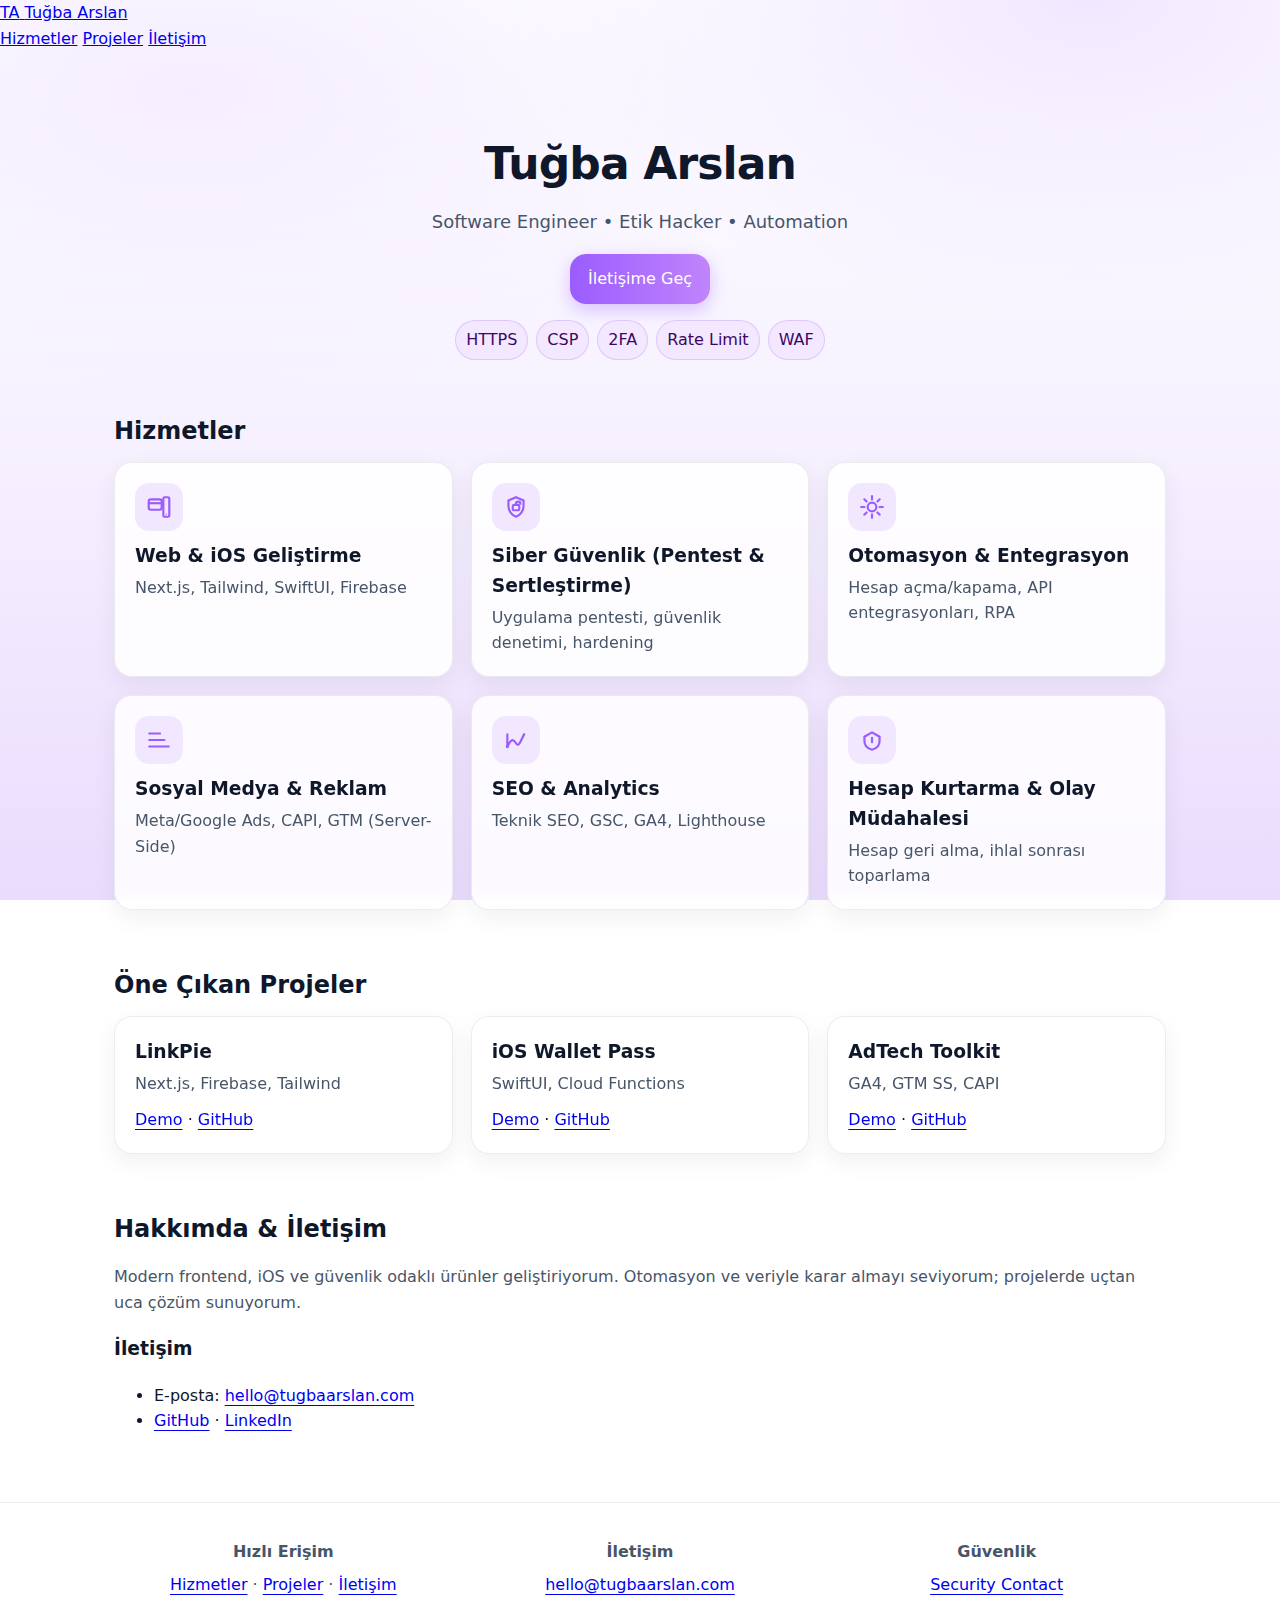
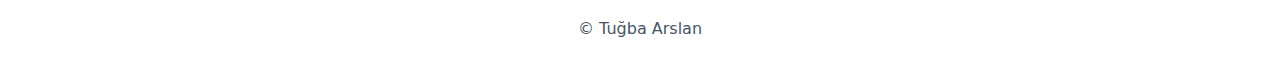
<file: index.html>
<!doctype html>
<html lang="tr">
<head>
  <meta charset="utf-8" />
  <meta name="viewport" content="width=device-width, initial-scale=1" />

  <title>Tuğba Arslan — Software Engineer</title>
  <meta name="description" content="Web & iOS geliştirme, siber güvenlik ve otomasyon çözümleri. Meta/Google reklam entegrasyonları, SEO ve hesap kurtarma.">
  <meta name="theme-color" content="#6E31FF" />

  <!-- Canonical -->
  <link rel="canonical" href="https://tugba-site-static.vercel.app/">

  <!-- Güvenlik (ek olarak vercel.json'da header'lar var) -->
  <meta name="referrer" content="strict-origin-when-cross-origin">
  <meta http-equiv="Content-Security-Policy" content="default-src 'self'; img-src 'self' data:; style-src 'self' 'unsafe-inline'; script-src 'self'; font-src 'self'; base-uri 'self'; form-action 'self'; object-src 'none'; frame-ancestors 'none'; upgrade-insecure-requests">

  <!-- Open Graph / Twitter -->
  <meta property="og:type" content="website">
  <meta property="og:title" content="Tuğba Arslan — Software Engineer">
  <meta property="og:description" content="Web & iOS geliştirme, siber güvenlik ve otomasyon çözümleri.">
  <meta property="og:url" content="https://tugba-site-static.vercel.app/">
  <meta property="og:image" content="https://tugba-site-static.vercel.app/og-image.png">
  <meta property="og:image:width" content="1200">
  <meta property="og:image:height" content="630">
  <meta name="twitter:card" content="summary_large_image">
  <meta name="twitter:title" content="Tuğba Arslan — Software Engineer">
  <meta name="twitter:description" content="Web & iOS geliştirme, siber güvenlik ve otomasyon çözümleri.">
  <meta name="twitter:image" content="https://tugba-site-static.vercel.app/og-image.png">

  <!-- Favicon (inline SVG) -->
  <link rel="icon" href="data:image/svg+xml,%3Csvg xmlns='http://www.w3.org/2000/svg' viewBox='0 0 100 100'%3E%3Ccircle cx='50' cy='50' r='50' fill='%236E31FF'/%3E%3Ctext x='50' y='58' text-anchor='middle' font-size='48' fill='white' font-family='Arial,Helvetica,sans-serif'%3ETA%3C/text%3E%3C/svg%3E">

  <!-- Harici stil (opsiyonel) -->
  <link rel="stylesheet" href="styles.css" />

  <!-- JSON-LD -->
  <script type="application/ld+json">
  {
    "@context": "https://schema.org",
    "@type": "Person",
    "name": "Tuğba Arslan",
    "jobTitle": "Software Engineer",
    "url": "https://tugba-site-static.vercel.app/",
    "sameAs": [
      "https://github.com/tugbaarslanw",
      "https://www.linkedin.com/in/tugbaarslanw/"
    ]
  }
  </script>

  <style>
  /* Wapa tarzı: açık lavanta arka plan + canlı mor accent */
  :root{
    --ink:#0F172A;            /* koyu metin (lacivert/siyah) */
    --muted:#475569;          /* açıklama gri-mavi */
    --line:rgba(15,23,42,.08);/* ince sınır */
    --card:rgba(255,255,255,.85); /* cam/white kart */
    --chip:#F3E8FF;           /* rozet zemini (çok açık lavanta) */
    --accent:#9B5CFF;         /* mor accent */
    --accent-2:#C084FC;       /* mor-pembe geçişi */
  }

  *{box-sizing:border-box}
  html,body{margin:0;padding:0}
  html{scroll-behavior:smooth}

  /* Açık lavanta degrade (wapa vibe) */
  body{
    color:var(--ink);
    font:16px/1.6 system-ui,-apple-system,Segoe UI,Inter,Roboto,Arial,Helvetica,sans-serif;
    background:
      radial-gradient(1000px 520px at 15% 10%, #F5EEFF 0%, transparent 60%),
      radial-gradient(900px 480px at 85% 0%,  #F1E8FF 0%, transparent 65%),
      linear-gradient(180deg, #FFFFFF 0%, #F7F2FF 45%, #EADCFD 100%);
    background-attachment: fixed;
  }

  /* Başlıklar daha okunaklı (koyu yazı, açık zemin) */
  header{padding:72px 0 24px;text-align:center}
  h1{font-size:44px;margin:6px 0 0;letter-spacing:-.02em}
  h2{font-size:24px;margin:0}
  p.lead{color:var(--muted);font-size:18px;margin:8px 0 0}

  .container{max-width:1100px;margin:0 auto;padding:0 24px}

  /* Canlı mor gradient buton + hafif yükselme */
  .btn{
    display:inline-block;padding:12px 18px;border-radius:16px;
    background:linear-gradient(90deg,var(--accent),var(--accent-2));
    color:#fff;text-decoration:none;
    box-shadow:0 6px 18px rgba(155,92,255,.35);
    transition:transform .15s ease, filter .15s ease, box-shadow .15s ease;
  }
  .btn:hover{filter:brightness(1.06);transform:translateY(-1px);box-shadow:0 10px 26px rgba(155,92,255,.45)}

  /* Rozetler (ikon etiketleri) */
  .chip{
    display:inline-block;padding:6px 10px;border-radius:999px;
    background:var(--chip); border:1px solid rgba(124,58,237,.18); color:#3B0764;
  }

  section{padding:28px 0}
  .grid{display:grid;gap:18px}
  .grid-3{grid-template-columns:repeat(1,minmax(0,1fr))}
  @media(min-width:860px){.grid-3{grid-template-columns:repeat(3,1fr)}}

  /* Kartlar: beyaz/cam efekti, yumuşak gölge, hover’da mor vurgu */
  .card{
    background:var(--card);
    border:1px solid var(--line);
    border-radius:18px;
    padding:20px;
    backdrop-filter:blur(6px);
    box-shadow:0 8px 24px rgba(2,6,23,.06);
    transition:transform .2s ease, box-shadow .2s ease, border-color .2s ease;
  }
  .card:hover{
    transform:translateY(-4px);
    border-color:rgba(155,92,255,.45);
    box-shadow:0 14px 36px rgba(155,92,255,.20);
  }

  /* Kart içi ikon kapsülü: açık lavanta arkaplan */
  .icon{
    height:48px;width:48px;border-radius:14px;
    background:#F1E8FF;
    display:flex;align-items:center;justify-content:center
  }

  /* SVG çizgileri mor olsun (ikonların stroke rengi) */
  .icon svg [stroke]{stroke:var(--accent)}
  .icon svg [fill="#6E31FF"]{fill:var(--accent)}

  /* Alt bilgi */
  footer{
    padding:36px 0;text-align:center;color:var(--muted);
    border-top:1px solid var(--line);margin-top:24px;background:rgba(255,255,255,.35)
  }
  a.underline{text-decoration:underline;text-underline-offset:4px}
</style>


</head>
<body>

  <!-- ÜST MENÜ -->
  <nav class="topnav" aria-label="Birincil">
    <div class="wrap">
      <a class="brand" href="/">
        <span class="logo" aria-hidden="true">TA</span>
        <span>Tuğba Arslan</span>
      </a>
      <div class="menu" role="menubar">
        <a role="menuitem" href="#services">Hizmetler</a>
        <a role="menuitem" href="#projects">Projeler</a>
        <a role="menuitem" href="#about">İletişim</a>
      </div>
    </div>
  </nav>

  <header>
    <div class="container">
      <h1>Tuğba Arslan</h1>
      <p class="lead">Software Engineer • Etik Hacker • Automation</p>
      <p style="margin-top:18px"><a class="btn" href="mailto:hello@tugbaarslan.com">İletişime Geç</a></p>
      <div style="margin-top:12px;display:flex;gap:8px;justify-content:center;flex-wrap:wrap">
        <span class="chip">HTTPS</span><span class="chip">CSP</span><span class="chip">2FA</span><span class="chip">Rate Limit</span><span class="chip">WAF</span>
      </div>
    </div>
  </header>

  <main class="container">

    <!-- ===== Hizmetler ===== -->
    <section id="services" aria-labelledby="services-title">
      <h2 id="services-title">Hizmetler</h2>
      <div class="grid grid-3" style="margin-top:12px">

        <!-- 1) Web & iOS Geliştirme -->
        <article class="card">
          <div class="icon" aria-hidden="true">
            <svg width="26" height="26" viewBox="0 0 24 24" fill="none" aria-hidden="true">
              <rect x="2.5" y="5" width="12" height="9.5" rx="2" stroke="#6E31FF" stroke-width="2"/>
              <path d="M2.5 8.5H14.5" stroke="#6E31FF" stroke-width="2"/>
              <rect x="16" y="3" width="5.5" height="18" rx="1.2" stroke="#6E31FF" stroke-width="2"/>
              <circle cx="18.75" cy="18.5" r="0.6" fill="#6E31FF"/>
            </svg>
          </div>
          <h3 style="margin:10px 0 4px">Web & iOS Geliştirme</h3>
          <p style="margin:0;color:var(--muted)">Next.js, Tailwind, SwiftUI, Firebase</p>
        </article>

        <!-- 2) Siber Güvenlik -->
        <article class="card">
          <div class="icon" aria-hidden="true">
            <svg width="26" height="26" viewBox="0 0 24 24" fill="none">
              <path d="M12 3l7 3v5c0 5-3.5 9-7 10-3.5-1-7-5-7-10V6l7-3z" stroke="#6E31FF" stroke-width="2" fill="none"/>
              <rect x="9" y="10" width="6" height="5" rx="1.5" stroke="#6E31FF" stroke-width="2"/>
              <path d="M12 10V9a2 2 0 114 0v1" stroke="#6E31FF" stroke-width="2"/>
            </svg>
          </div>
          <h3 style="margin:10px 0 4px">Siber Güvenlik (Pentest & Sertleştirme)</h3>
          <p style="margin:0;color:var(--muted)">Uygulama pentesti, güvenlik denetimi, hardening</p>
        </article>

        <!-- 3) Otomasyon & Entegrasyon -->
        <article class="card">
          <div class="icon" aria-hidden="true">
            <svg width="26" height="26" viewBox="0 0 24 24" fill="none">
              <path d="M12 8a4 4 0 100 8 4 4 0 000-8z" stroke="#6E31FF" stroke-width="2"/>
              <path d="M12 2v3M12 19v3M4.9 4.9l2.1 2.1M17 17l2.1 2.1M2 12h3M19 12h3M4.9 19.1l2.1-2.1M17 7l2.1-2.1" stroke="#6E31FF" stroke-width="2" stroke-linecap="round"/>
            </svg>
          </div>
          <h3 style="margin:10px 0 4px">Otomasyon & Entegrasyon</h3>
          <p style="margin:0;color:var(--muted)">Hesap açma/kapama, API entegrasyonları, RPA</p>
        </article>

        <!-- 4) Sosyal Medya & Reklam -->
        <article class="card">
          <div class="icon" aria-hidden="true">
            <svg width="26" height="26" viewBox="0 0 24 24" fill="none">
              <path d="M3 12h14M3 6h10M3 18h18" stroke="#6E31FF" stroke-width="2" stroke-linecap="round"/>
            </svg>
          </div>
          <h3 style="margin:10px 0 4px">Sosyal Medya & Reklam</h3>
          <p style="margin:0;color:var(--muted)">Meta/Google Ads, CAPI, GTM (Server-Side)</p>
        </article>

        <!-- 5) SEO & Analytics -->
        <article class="card">
          <div class="icon" aria-hidden="true">
            <svg width="26" height="26" viewBox="0 0 24 24" fill="none">
              <path d="M4 18V6m0 12c3-6 5-8 8-3s5-5 8-9" stroke="#6E31FF" stroke-width="2" fill="none"/>
              <circle cx="4" cy="18" r="1.5" fill="#6E31FF"/>
            </svg>
          </div>
          <h3 style="margin:10px 0 4px">SEO & Analytics</h3>
          <p style="margin:0;color:var(--muted)">Teknik SEO, GSC, GA4, Lighthouse</p>
        </article>

        <!-- 6) Hesap Kurtarma & Olay Müdahalesi -->
        <article class="card">
          <div class="icon" aria-hidden="true">
            <svg width="26" height="26" viewBox="0 0 24 24" fill="none">
              <path d="M12 5l7 4v4c0 4-3 7-7 8-4-1-7-4-7-8V9l7-4z" stroke="#6E31FF" stroke-width="2"/>
              <path d="M12 10v4" stroke="#6E31FF" stroke-width="2" stroke-linecap="round"/>
            </svg>
          </div>
          <h3 style="margin:10px 0 4px">Hesap Kurtarma & Olay Müdahalesi</h3>
          <p style="margin:0;color:var(--muted)">Hesap geri alma, ihlal sonrası toparlama</p>
        </article>

      </div>
    </section>

    <!-- ===== Öne Çıkan Projeler ===== -->
    <section id="projects" aria-labelledby="projects-title">
      <h2 id="projects-title">Öne Çıkan Projeler</h2>
      <div class="grid grid-3" style="margin-top:12px">
        <article class="card">
          <h3 style="margin:0 0 4px">LinkPie</h3>
          <p style="margin:0;color:var(--muted)">Next.js, Firebase, Tailwind</p>
          <p style="margin:10px 0 0">
            <a class="underline" href="#" target="_blank" rel="noopener">Demo</a> ·
            <a class="underline" href="#" target="_blank" rel="noopener">GitHub</a>
          </p>
        </article>
        <article class="card">
          <h3 style="margin:0 0 4px">iOS Wallet Pass</h3>
          <p style="margin:0;color:var(--muted)">SwiftUI, Cloud Functions</p>
          <p style="margin:10px 0 0">
            <a class="underline" href="#" target="_blank" rel="noopener">Demo</a> ·
            <a class="underline" href="#" target="_blank" rel="noopener">GitHub</a>
          </p>
        </article>
        <article class="card">
          <h3 style="margin:0 0 4px">AdTech Toolkit</h3>
          <p style="margin:0;color:var(--muted)">GA4, GTM SS, CAPI</p>
          <p style="margin:10px 0 0">
            <a class="underline" href="#" target="_blank" rel="noopener">Demo</a> ·
            <a class="underline" href="#" target="_blank" rel="noopener">GitHub</a>
          </p>
        </article>
      </div>
    </section>

    <!-- ===== Hakkımda & İletişim ===== -->
    <section id="about" aria-labelledby="about-title">
      <h2 id="about-title">Hakkımda & İletişim</h2>
      <p style="color:var(--muted)">
        Modern frontend, iOS ve güvenlik odaklı ürünler geliştiriyorum. Otomasyon ve veriyle karar almayı seviyorum; projelerde uçtan uca çözüm sunuyorum.
      </p>
      <h3>İletişim</h3>
      <ul>
        <li>E-posta: <a class="underline" href="mailto:hello@tugbaarslan.com">hello@tugbaarslan.com</a></li>
        <li>
          <a class="underline" href="https://github.com/tugbaarslanw" target="_blank" rel="noopener">GitHub</a> ·
          <a class="underline" href="https://www.linkedin.com/in/tugbaarslanw/" target="_blank" rel="noopener">LinkedIn</a>
        </li>
      </ul>
    </section>
  </main>

<footer>
  <div class="container">
    <div class="grid grid-3" style="text-align:center">
      <div>
        <strong>Hızlı Erişim</strong>
        <div style="margin-top:8px">
          <a class="underline" href="#services">Hizmetler</a> ·
          <a class="underline" href="#projects">Projeler</a> ·
          <a class="underline" href="#about">İletişim</a>
        </div>
      </div>

      <div>
        <strong>İletişim</strong>
        <div style="margin-top:8px">
          <a class="underline" href="mailto:hello@tugbaarslan.com">hello@tugbaarslan.com</a>
        </div>
      </div>

      <div>
        <strong>Güvenlik</strong>
        <div style="margin-top:8px">
          <a class="underline" href="mailto:hello@tugbaarslan.com?subject=Vulnerability%20Disclosure&body=K%C4%B1sa%20%C3%B6zet%3A%0AEtki%3A%0APoC%3A">
            Security Contact
          </a>
        </div>
      </div>
    </div>

    <div style="margin-top:18px; color:var(--muted);">
      © <span id="year"></span> Tuğba Arslan
    </div>
  </div>
</footer>
  <script>document.getElementById('year').textContent = new Date().getFullYear()</script>
</body>
</html>
</file>
<file: styles.css>
/* optional overrides */
</file>
